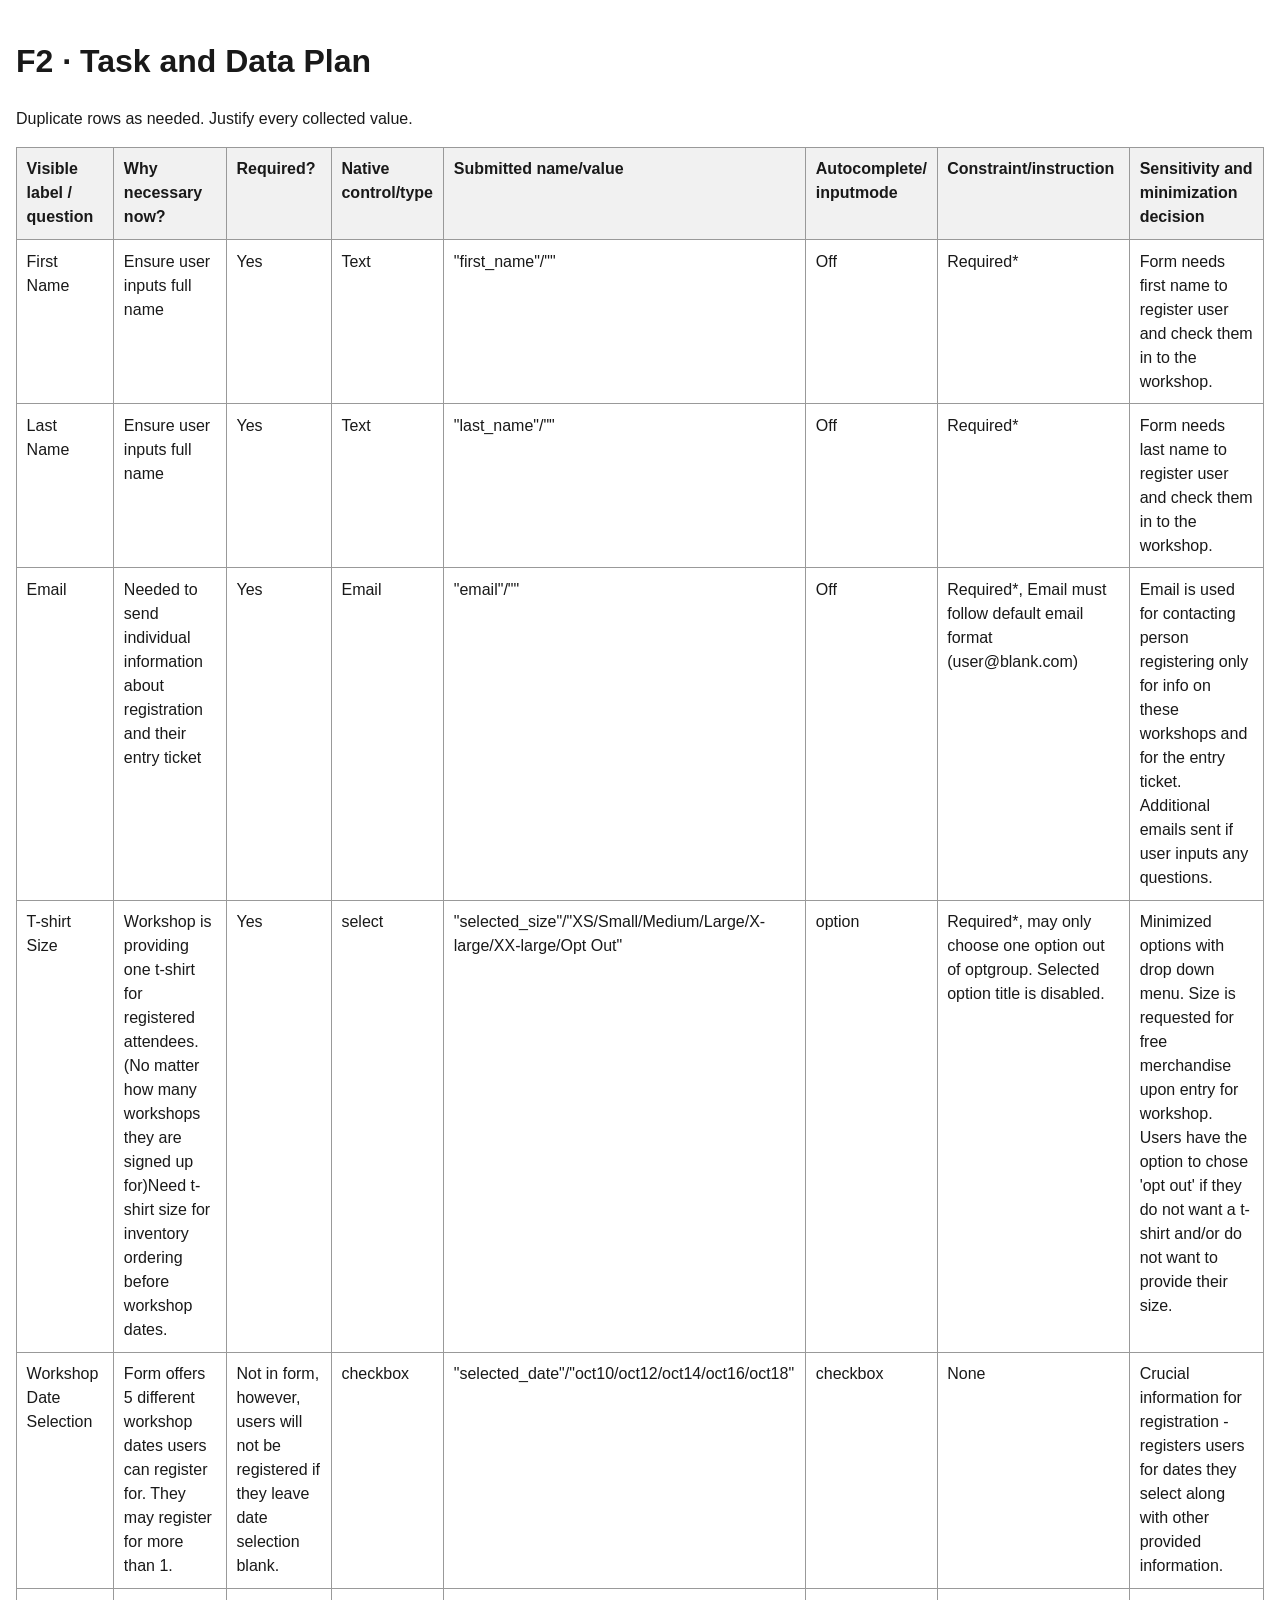
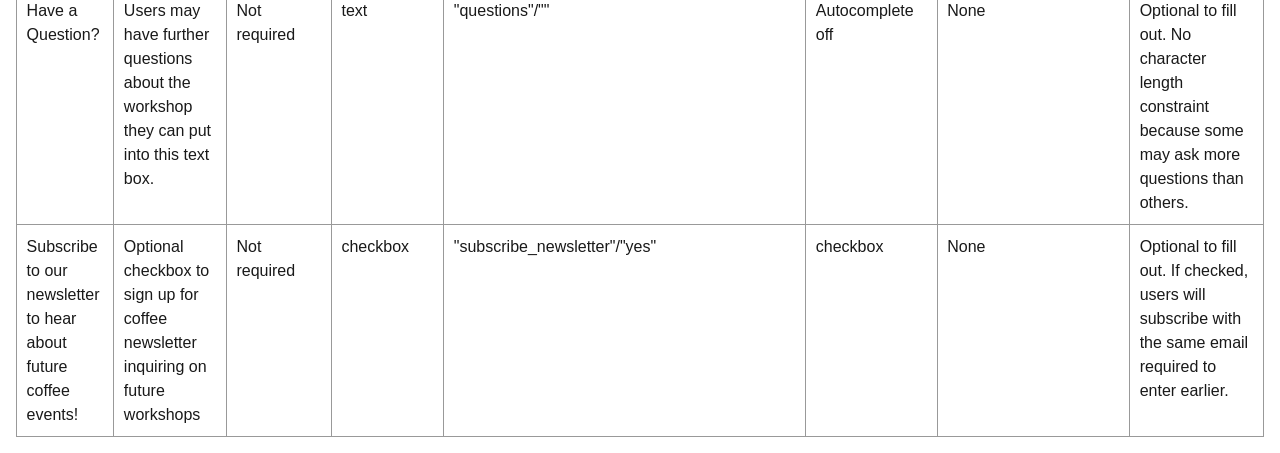
<file: field-inventory-template.html>
<!doctype html>
<html lang="en">
    <head>
        <meta charset="utf-8">
        <meta name="viewport" content="width=device-width,initial-scale=1">
        <title>Field Inventory</title>
        <style>
        body{
            font-family:Arial,sans-serif;
            line-height:1.5;
            max-width:80rem;
            margin:auto;
            padding:1rem;
            color:#191919;
        }
        table{
            width:100%;
            border-collapse:collapse;
        }
        th,td{
            padding:.6rem;
            border:1px solid #999;
            text-align:left;
            vertical-align:top;
        }
        th{
            background:#f1f1f1;
        }
        </style>
        </head>
        <body>
            <h1>F2 · Task and Data Plan</h1>
            <p>Duplicate rows as needed. Justify every collected value.</p>
            <table>
                <thead>
                    <tr>
                        <th>Visible label / question</th>
                        <th>Why necessary now?</th>
                        <th>Required?</th>
                        <th>Native control/type</th>
                        <th>Submitted name/value</th>
                        <th>Autocomplete/<br>inputmode</th>
                        <th>Constraint/instruction</th>
                        <th>Sensitivity and minimization decision</th>
                    </tr>
                </thead>
                <tbody>
                    <tr>
                        <td>First Name</td>
                        <td>Ensure user inputs full name</td>
                        <td>Yes</td>
                        <td>Text</td>
                        <td>"first_name"/""</td>
                        <td>Off</td>
                        <td>Required*</td>
                        <td>Form needs first name to register user and check them in to the workshop.</td>
                    </tr>
                    <tr>
                        <td>Last Name</td>
                        <td>Ensure user inputs full name</td>
                        <td>Yes</td>
                        <td>Text</td>
                        <td>"last_name"/""</td>
                        <td>Off</td>
                        <td>Required*</td>
                        <td>Form needs last name to register user and check them in to the workshop.</td>
                    </tr>
                    <tr>
                        <td>Email</td>
                        <td>Needed to send individual information about registration and their entry ticket</td>
                        <td>Yes</td>
                        <td>Email</td>
                        <td>"email"/""</td>
                        <td>Off</td>
                        <td>Required*, Email must follow default email format (user@blank.com)</td>
                        <td>Email is used for contacting person registering only for info on these workshops and for the entry ticket. Additional emails sent if user inputs any questions.</td>
                    </tr>
                    <tr>
                        <td>T-shirt Size</td>
                        <td>Workshop is providing one t-shirt for registered attendees. (No matter how many workshops they are signed up for)Need t-shirt size for inventory ordering before workshop dates.</td>
                        <td>Yes</td>
                        <td>select</td>
                        <td>"selected_size"/"XS/Small/Medium/Large/X-large/XX-large/Opt Out"</td>
                        <td>option</td>
                        <td>Required*, may only choose one option out of optgroup. Selected option title is disabled.</td>
                        <td>Minimized options with drop down menu. Size is requested for free merchandise upon entry for workshop. Users have the option to chose 'opt out' if they do not want a t-shirt and/or do not want to provide their size.</td>
                    </tr>
                    <tr>
                        <td>Workshop Date Selection</td>
                        <td>Form offers 5 different workshop dates users can register for. They may register for more than 1.</td>
                        <td>Not in form, however, users will not be registered if they leave date selection blank.</td>
                        <td>checkbox</td>
                        <td>"selected_date"/"oct10/oct12/oct14/oct16/oct18"</td>
                        <td>checkbox</td>
                        <td>None</td>
                        <td>Crucial information for registration - registers users for dates they select along with other provided information.</td>
                    </tr>
                    <tr>
                        <td>Have a Question?</td>
                        <td>Users may have further questions about the workshop they can put into this text box.</td>
                        <td>Not required</td>
                        <td>text</td>
                        <td>"questions"/""</td>
                        <td>Autocomplete off</td>
                        <td>None</td>
                        <td>Optional to fill out. No character length constraint because some may ask more questions than others.</td>
                    </tr>
                    <tr>
                        <td>Subscribe to our newsletter to hear about future coffee events!</td>
                        <td>Optional checkbox to sign up for coffee newsletter inquiring on future workshops</td>
                        <td>Not required</td>
                        <td>checkbox</td>
                        <td>"subscribe_newsletter"/"yes"</td>
                        <td>checkbox</td>
                        <td>None</td>
                        <td>Optional to fill out. If checked, users will subscribe with the same email required to enter earlier.</td>
                    </tr>
                </tbody>
            </table>
        </body>
        </html>
</file>
